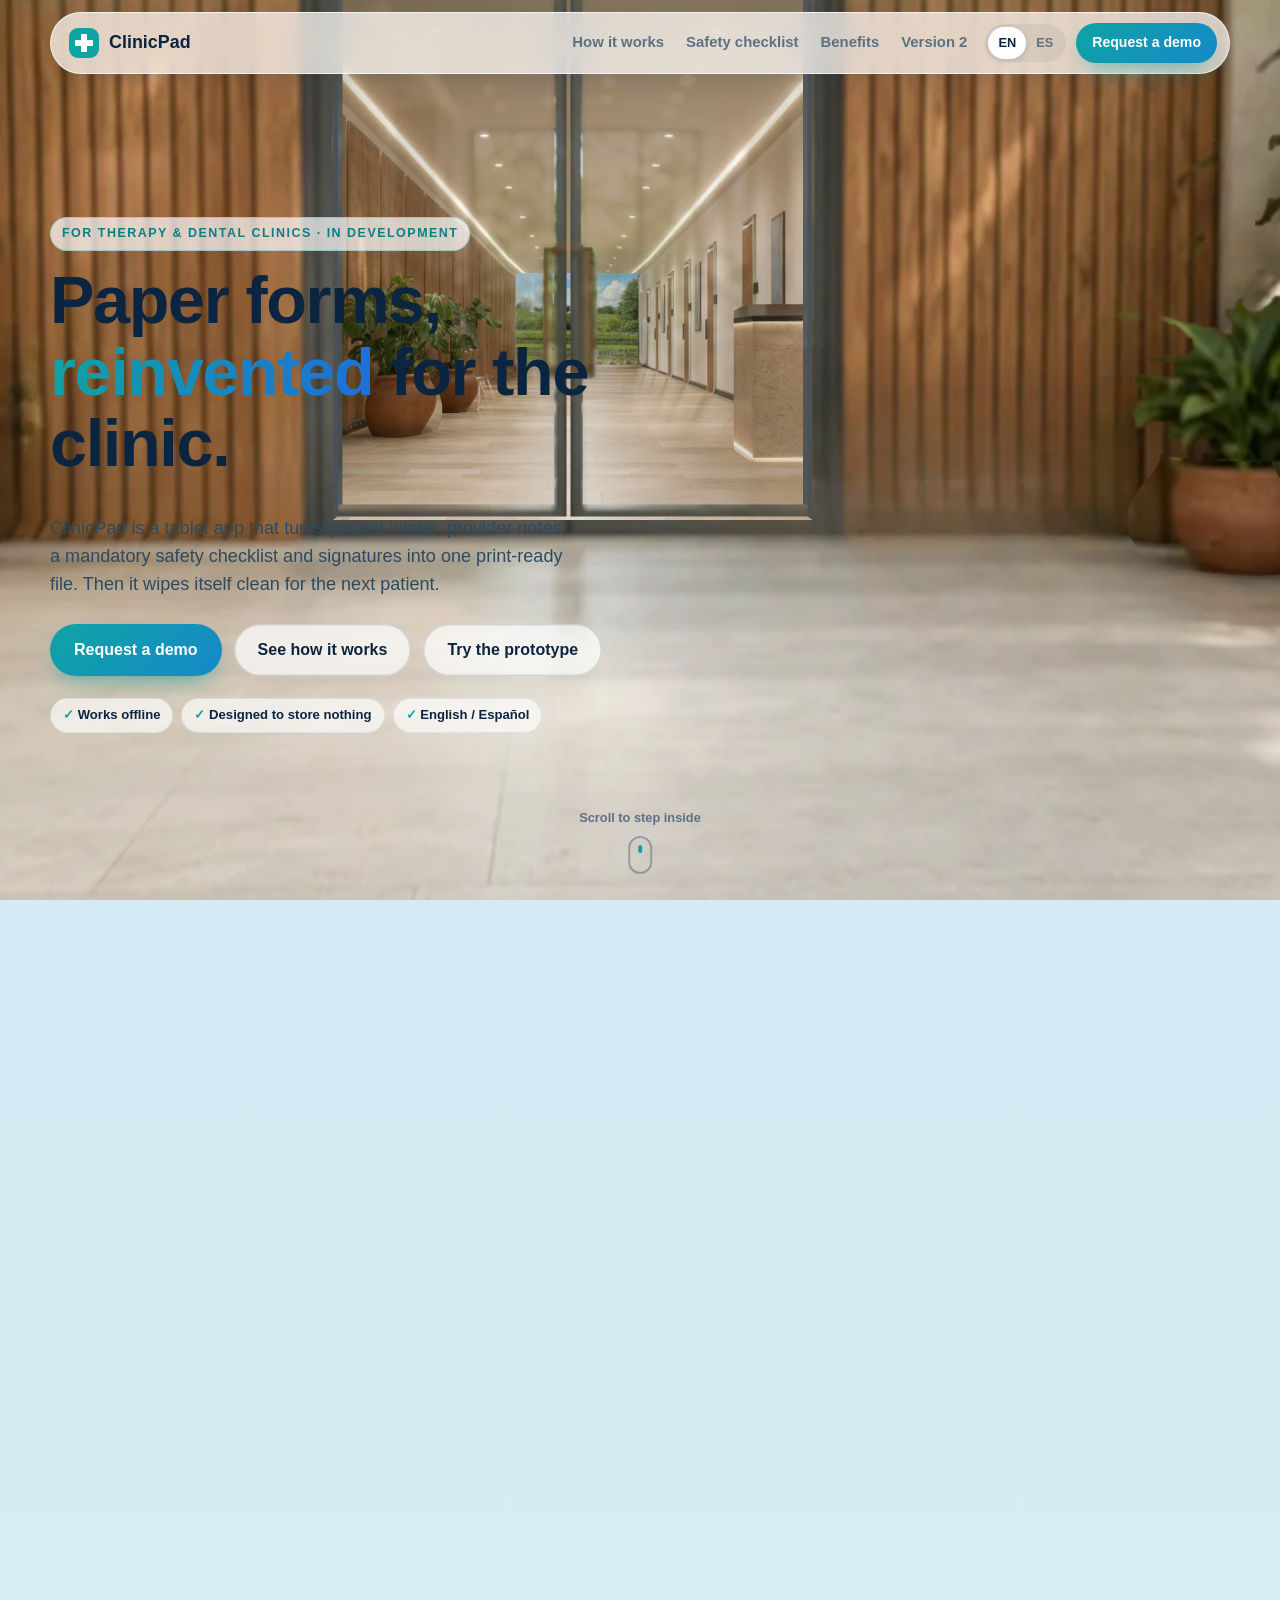
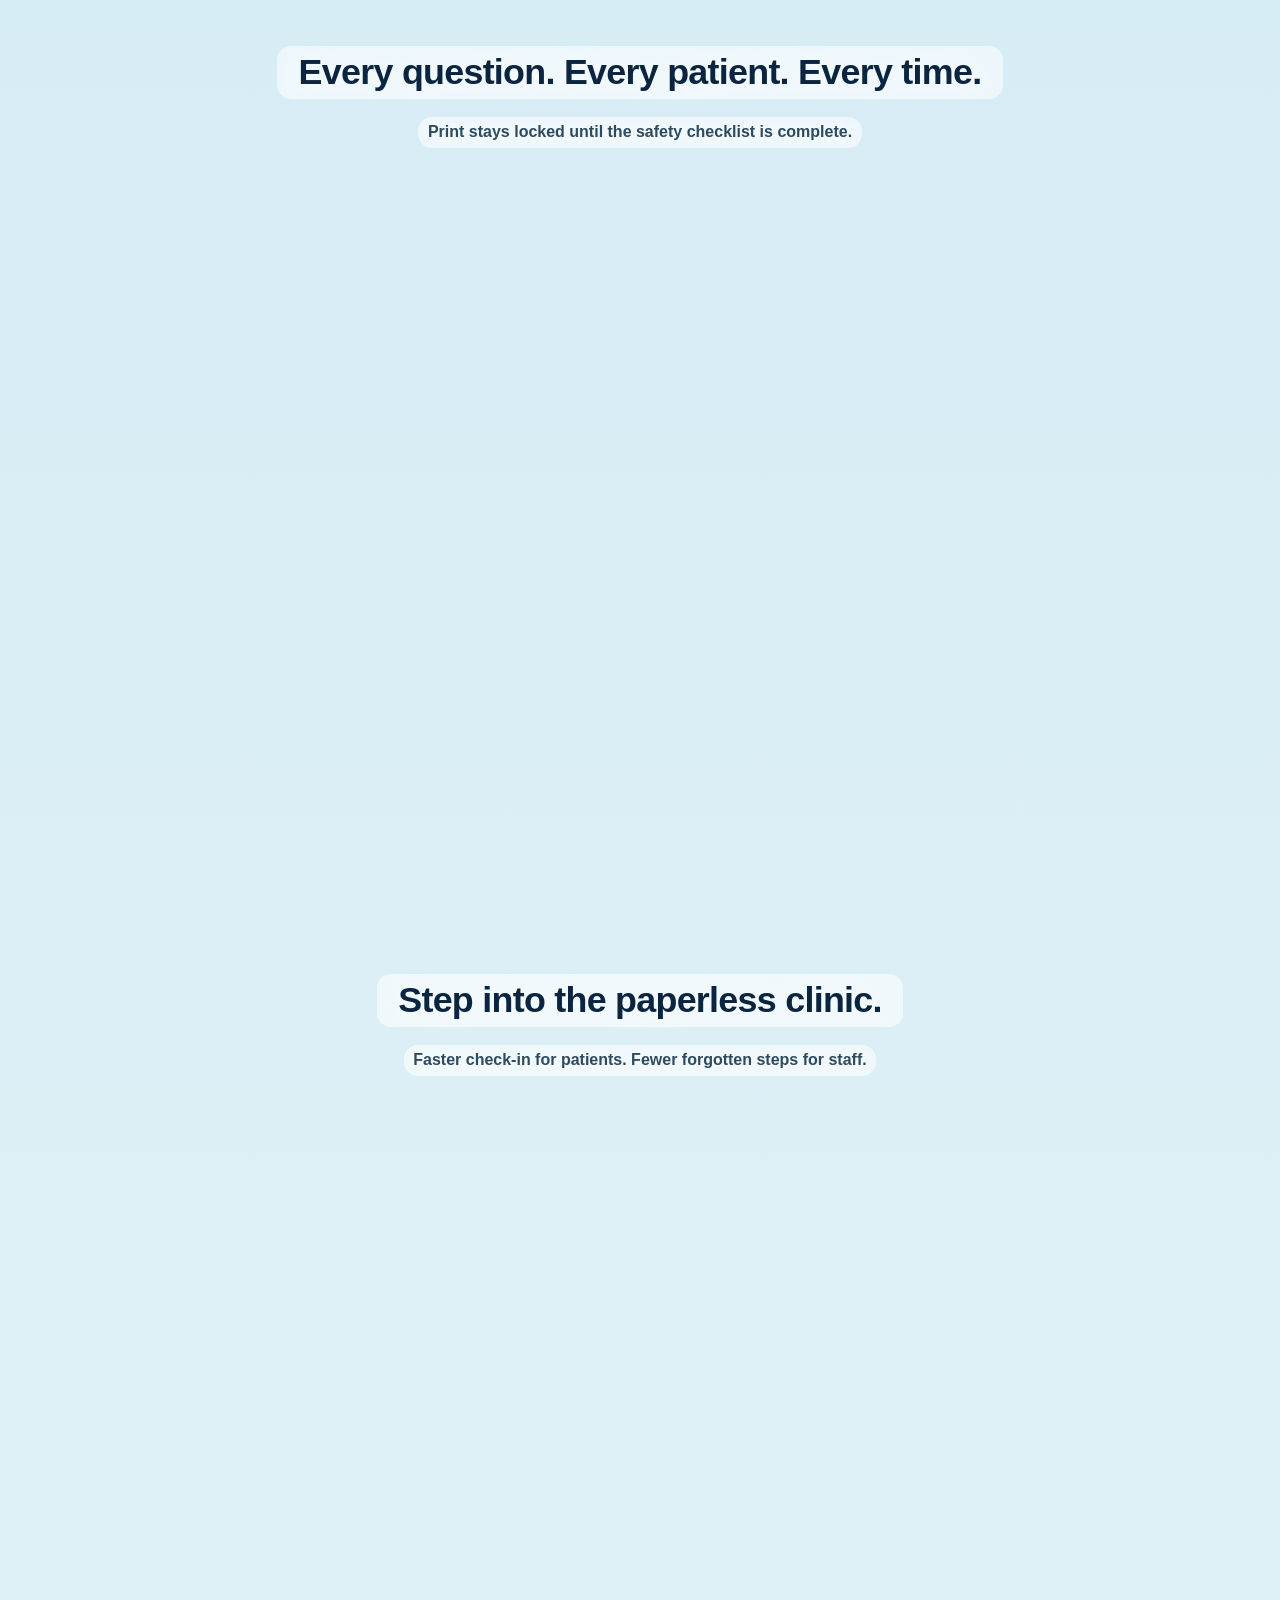
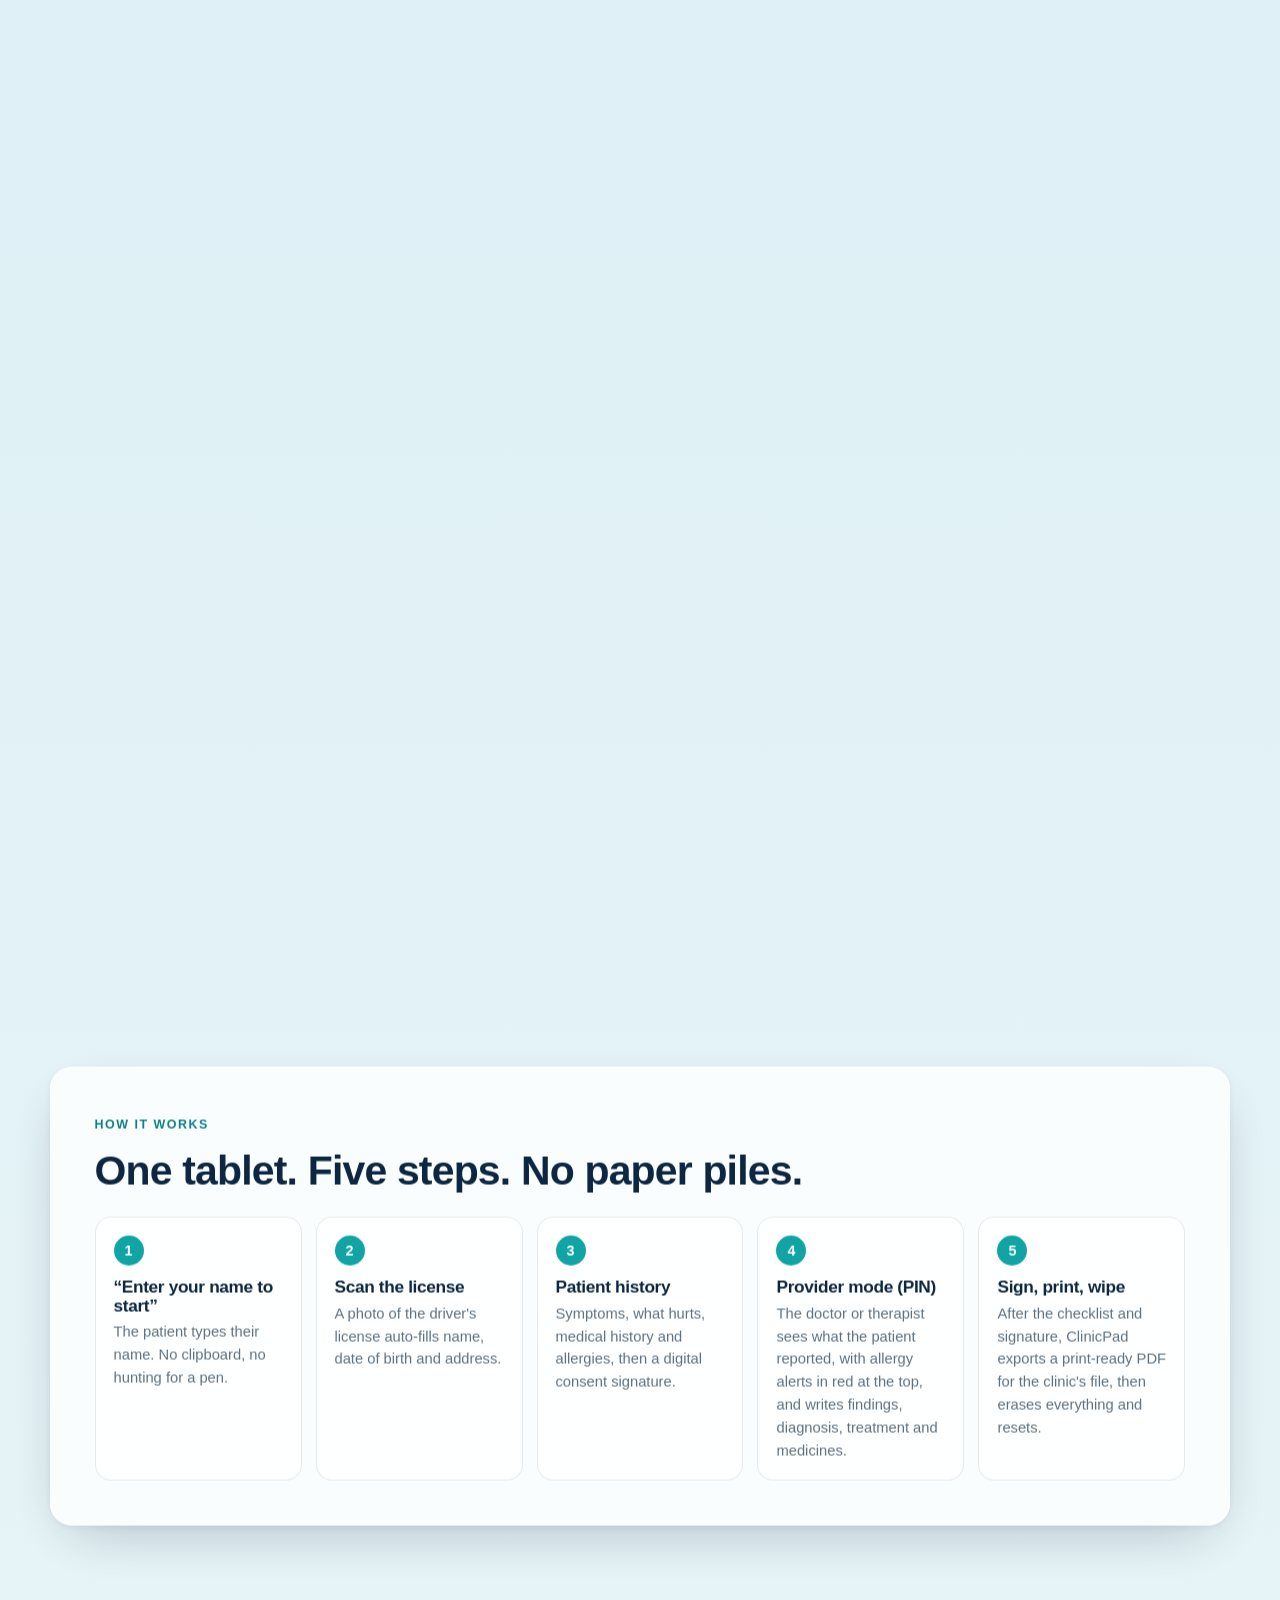
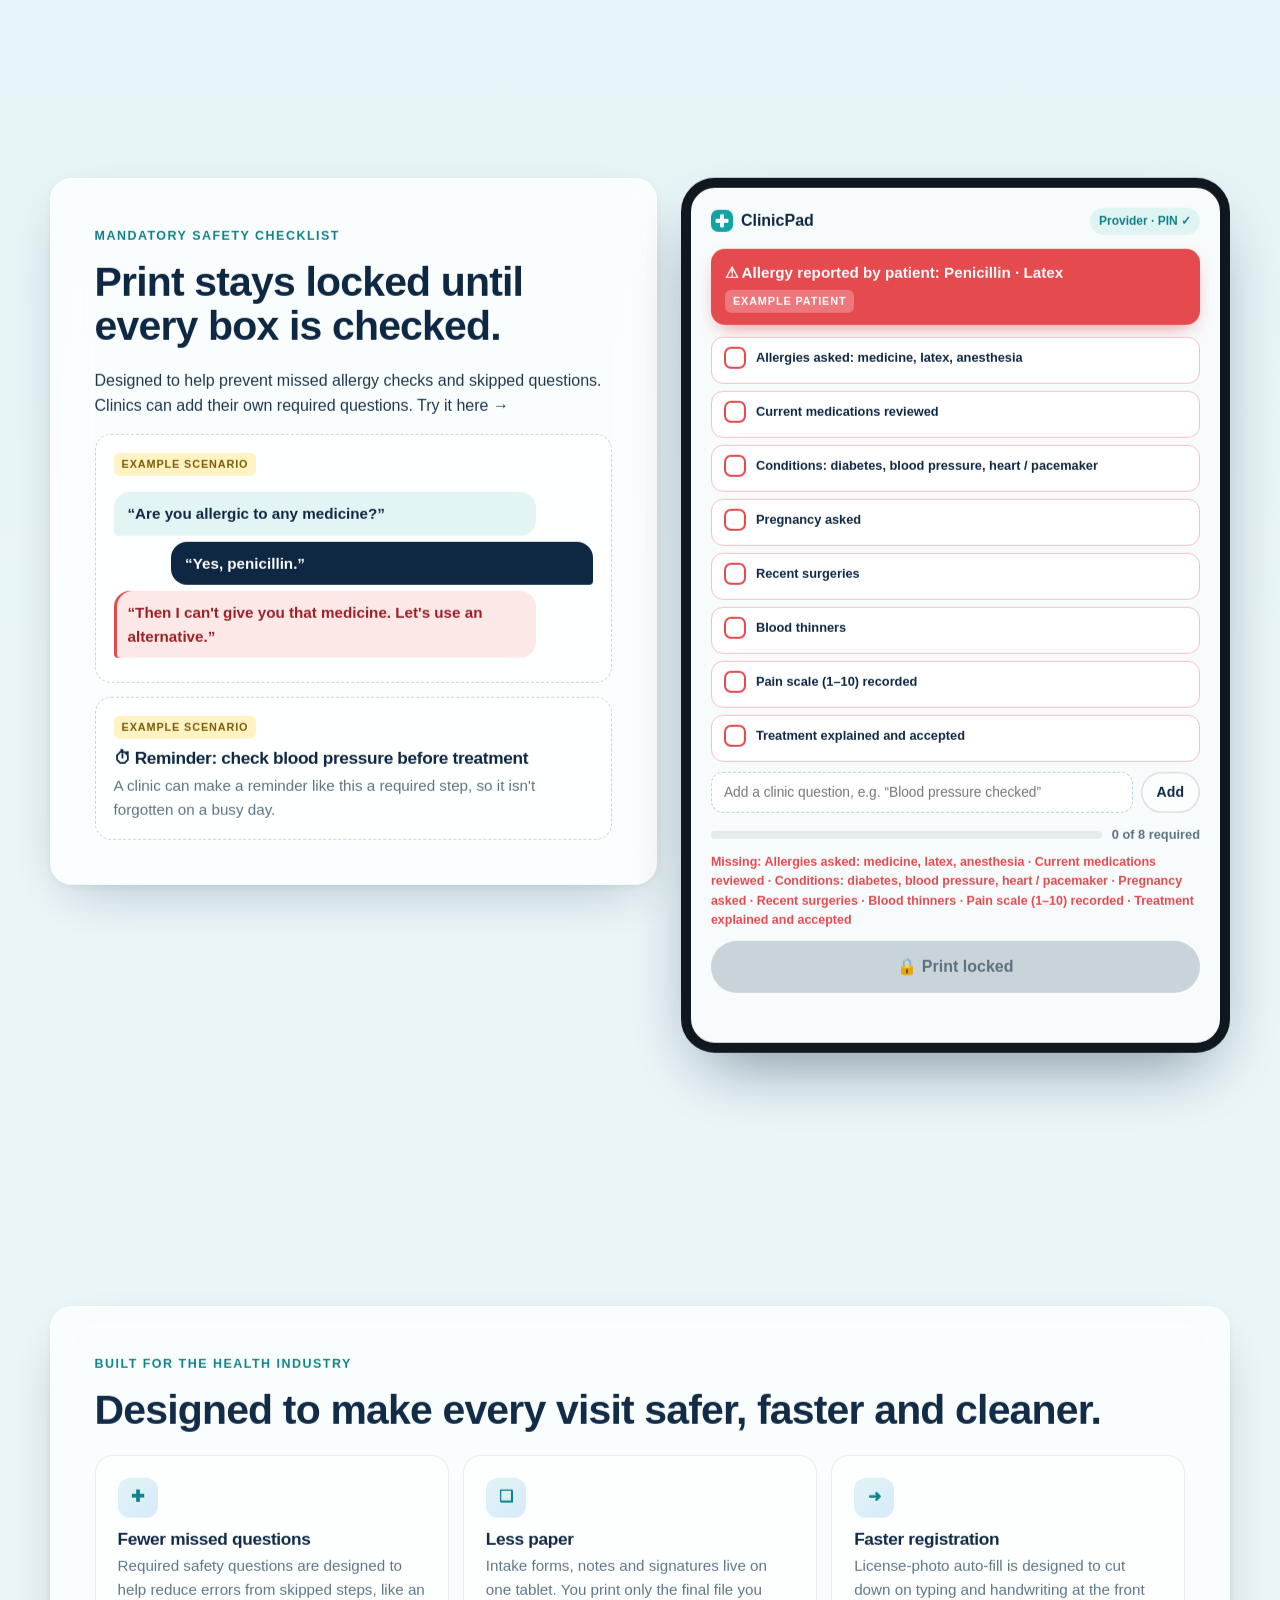
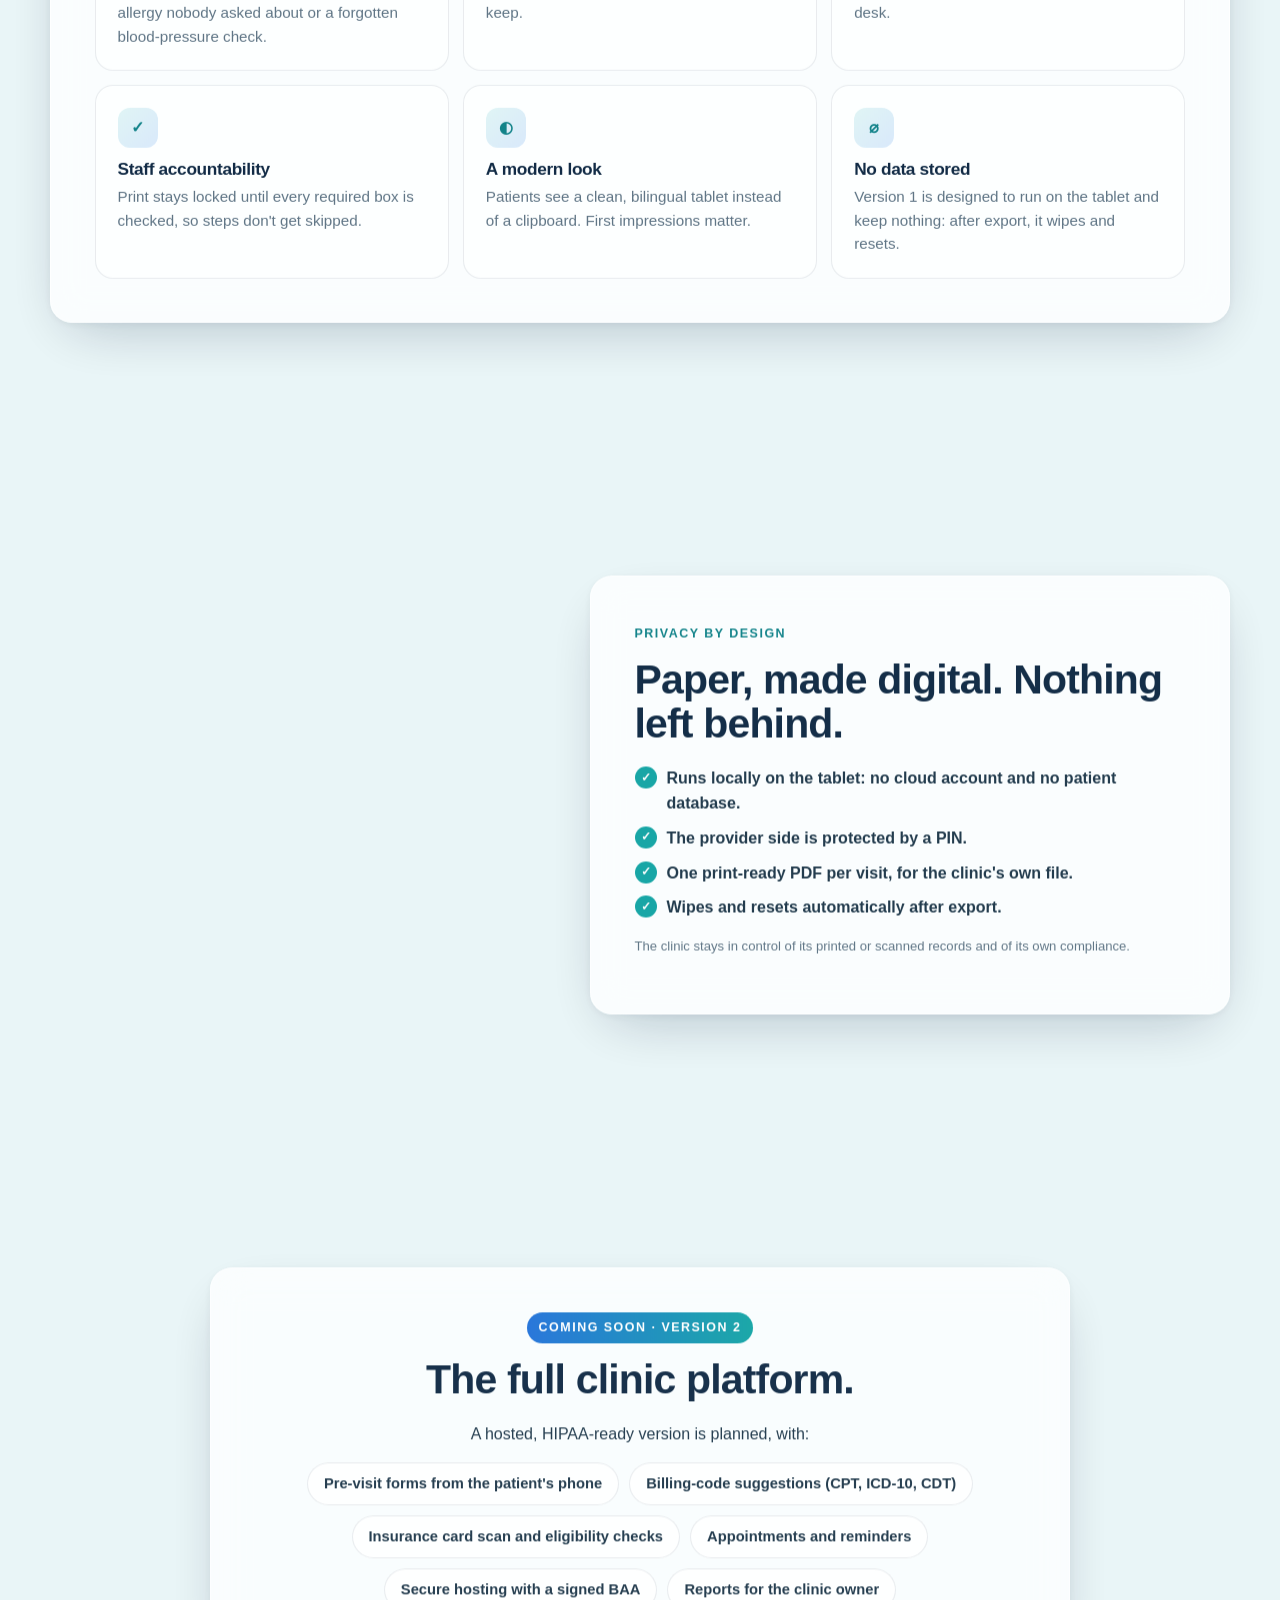
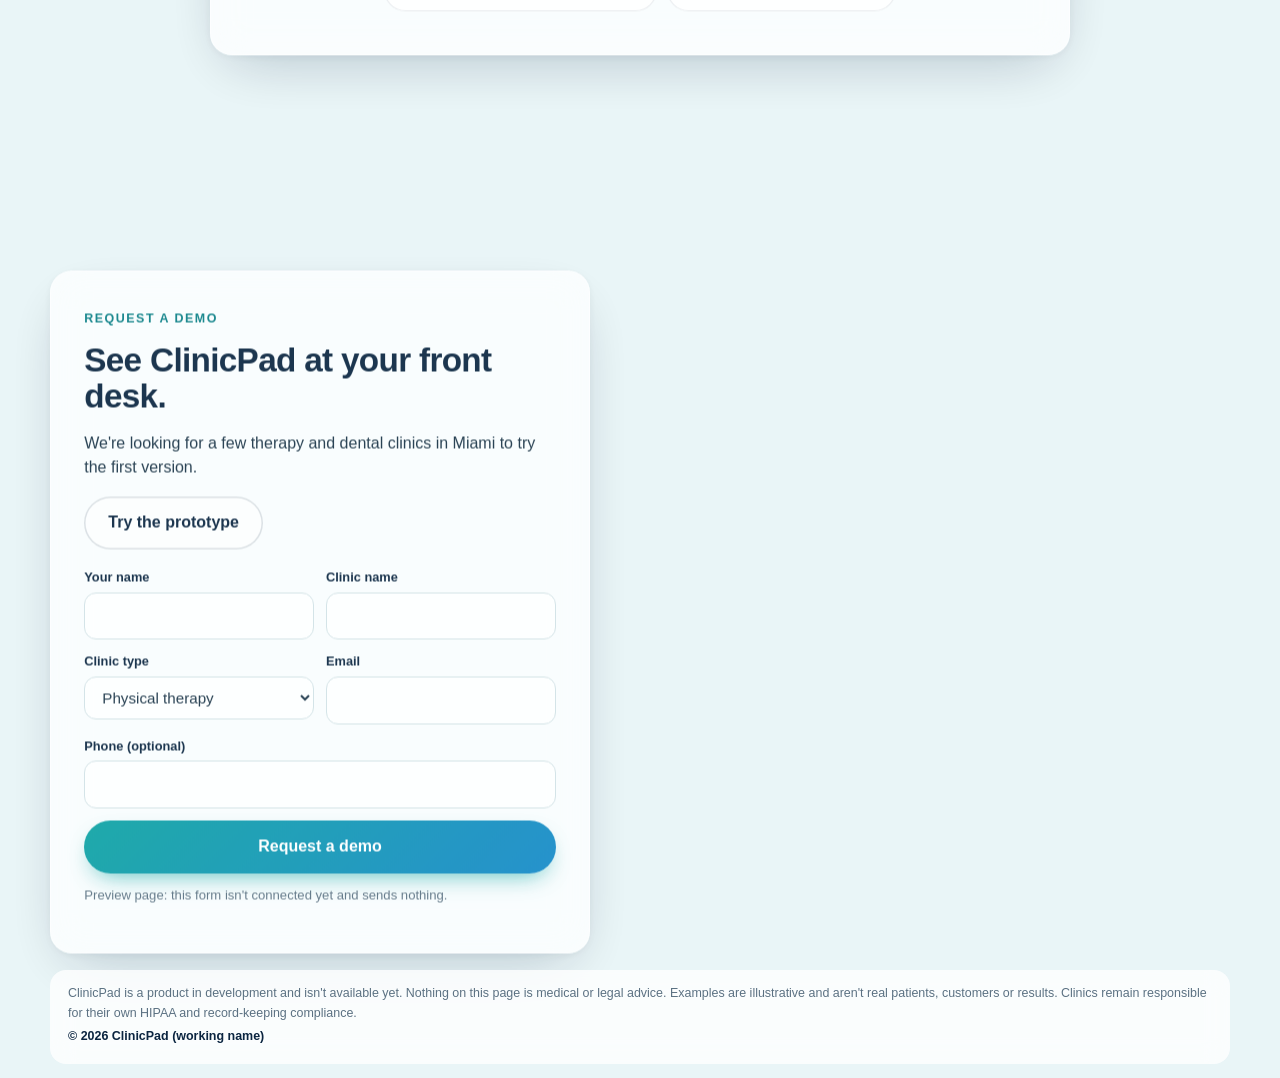
<file: index.html>
<!doctype html>
<html lang="en">
<head>
<meta charset="utf-8" />
<meta name="viewport" content="width=device-width, initial-scale=1, viewport-fit=cover" />
<title>ClinicPad: paper forms, reinvented for the clinic</title>
<meta name="description" content="A tablet app for therapy and dental clinics that replaces paper intake forms, enforces a mandatory safety checklist, prints one file and stores nothing." />
<meta name="theme-color" content="#0fa3a3" />
<link rel="icon" href="data:image/svg+xml,%3Csvg xmlns='http://www.w3.org/2000/svg' viewBox='0 0 64 64'%3E%3Crect width='64' height='64' rx='16' fill='%230fa3a3'/%3E%3Cpath d='M27 14h10v13h13v10H37v13H27V37H14V27h13z' fill='white'/%3E%3C/svg%3E" />
<link rel="stylesheet" href="css/styles.css" />
<script type="importmap">{ "imports": { "three": "./vendor/three.module.min.js" } }</script>
</head>
<body>
<canvas id="gl" aria-hidden="true"></canvas>
<div id="flash" aria-hidden="true"></div>
<div id="css-bg" aria-hidden="true"><div class="css-tablet"><div class="css-screen"></div></div><div class="css-river"></div></div>
<div id="loader"><div class="loader-mark"></div></div>

<header class="nav">
  <a class="logo" href="#hero"><span class="logo-mark"></span><span data-brand></span></a>
  <nav class="links">
    <a href="#how" data-i18n="nav_how"></a>
    <a href="#safety" data-i18n="nav_safety"></a>
    <a href="#benefits" data-i18n="nav_benefits"></a>
    <a href="#v2" data-i18n="nav_v2"></a>
  </nav>
  <div class="nav-right">
    <div class="lang" role="group" aria-label="Language">
      <button data-lang="en" aria-pressed="true">EN</button><button data-lang="es" aria-pressed="false">ES</button>
    </div>
    <a class="btn btn-small" href="#demo" data-i18n="nav_demo"></a>
  </div>
</header>

<main>
  <section id="hero" class="stage">
    <div class="hero-copy">
      <p class="eyebrow" data-i18n="hero_eyebrow"></p>
      <h1 data-i18n="hero_title"></h1>
      <p class="lead" data-i18n="hero_sub"></p>
      <div class="cta-row">
        <a class="btn" href="#demo" data-i18n="hero_cta1"></a>
        <a class="btn btn-ghost" href="#how" data-i18n="hero_cta2"></a>
        <a class="btn btn-ghost" href="./app/" data-i18n="try_app"></a>
      </div>
      <ul class="badges">
        <li data-i18n="badge1"></li><li data-i18n="badge2"></li><li data-i18n="badge3"></li>
      </ul>
    </div>
    <div class="scroll-hint"><span data-i18n="hero_scroll"></span><i></i></div>
  </section>

  <section id="stage-rise" class="stage tall">
    <div class="sticky-cap cap-bottom">
      <h2 data-i18n="stage1_title"></h2>
      <p data-i18n="stage1_sub"></p>
    </div>
  </section>

  <section id="stage-doors" class="stage taller">
    <div class="sticky-cap cap-top">
      <h2 data-i18n="stage2_title"></h2>
      <p data-i18n="stage2_sub"></p>
    </div>
  </section>

  <div id="content">
    <section id="how" class="block">
      <div class="card wide reveal">
        <p class="kicker" data-i18n="how_kicker"></p>
        <h2 data-i18n="how_title"></h2>
        <ol class="steps">
          <li><b>1</b><h3 data-i18n="s1_t"></h3><p data-i18n="s1_d"></p></li>
          <li><b>2</b><h3 data-i18n="s2_t"></h3><p data-i18n="s2_d"></p></li>
          <li><b>3</b><h3 data-i18n="s3_t"></h3><p data-i18n="s3_d"></p></li>
          <li><b>4</b><h3 data-i18n="s4_t"></h3><p data-i18n="s4_d"></p></li>
          <li><b>5</b><h3 data-i18n="s5_t"></h3><p data-i18n="s5_d"></p></li>
        </ol>
      </div>
    </section>

    <section id="safety" class="block split">
      <div class="card reveal">
        <p class="kicker" data-i18n="safety_kicker"></p>
        <h2 data-i18n="safety_title"></h2>
        <p data-i18n="safety_sub"></p>
        <div class="examples">
          <div class="example">
            <span class="tag" data-i18n="ex_label"></span>
            <div class="bubble q" data-i18n="ex1_q"></div>
            <div class="bubble a" data-i18n="ex1_a"></div>
            <div class="bubble q stop" data-i18n="ex1_r"></div>
          </div>
          <div class="example">
            <span class="tag" data-i18n="ex_label"></span>
            <h3 class="bp" data-i18n="ex2_t"></h3>
            <p data-i18n="ex2_d"></p>
          </div>
        </div>
      </div>
      <div class="card device reveal" id="checklist-demo">
        <div class="dev-head"><span class="logo-mark sm"></span><span data-brand></span><span class="pin" data-i18n="dev_mode"></span></div>
        <div class="alert"><strong data-i18n="alert_t"></strong><span class="tag light" data-i18n="alert_tag"></span></div>
        <ul class="checks" id="checks"></ul>
        <form class="add-q" id="add-q">
          <input id="add-q-input" maxlength="80" data-i18n-ph="add_ph" />
          <button type="submit" class="btn btn-small btn-ghost" data-i18n="add_btn"></button>
        </form>
        <div class="progress"><div class="bar"><i id="bar"></i></div><span id="progress-text"></span></div>
        <p class="missing" id="missing"></p>
        <button class="btn print" id="print-btn" disabled></button>
        <p class="done" id="print-done" role="status" aria-live="polite"></p>
      </div>
    </section>

    <section id="benefits" class="block">
      <div class="card wide reveal">
        <p class="kicker" data-i18n="ben_kicker"></p>
        <h2 data-i18n="ben_title"></h2>
        <div class="grid">
          <article><span class="ico">✚</span><h3 data-i18n="b1_t"></h3><p data-i18n="b1_d"></p></article>
          <article><span class="ico">❏</span><h3 data-i18n="b2_t"></h3><p data-i18n="b2_d"></p></article>
          <article><span class="ico">➜</span><h3 data-i18n="b3_t"></h3><p data-i18n="b3_d"></p></article>
          <article><span class="ico">✓</span><h3 data-i18n="b4_t"></h3><p data-i18n="b4_d"></p></article>
          <article><span class="ico">◐</span><h3 data-i18n="b5_t"></h3><p data-i18n="b5_d"></p></article>
          <article><span class="ico">⌀</span><h3 data-i18n="b6_t"></h3><p data-i18n="b6_d"></p></article>
        </div>
      </div>
    </section>

    <section id="privacy" class="block right">
      <div class="card reveal">
        <p class="kicker" data-i18n="pr_kicker"></p>
        <h2 data-i18n="pr_title"></h2>
        <ul class="ticks">
          <li data-i18n="pr1"></li><li data-i18n="pr2"></li><li data-i18n="pr3"></li><li data-i18n="pr4"></li>
        </ul>
        <p class="fine" data-i18n="pr_note"></p>
      </div>
    </section>

    <section id="v2" class="block">
      <div class="card reveal v2">
        <p class="kicker soon" data-i18n="v2_kicker"></p>
        <h2 data-i18n="v2_title"></h2>
        <p data-i18n="v2_sub"></p>
        <ul class="pills">
          <li data-i18n="v2_1"></li><li data-i18n="v2_2"></li><li data-i18n="v2_3"></li>
          <li data-i18n="v2_4"></li><li data-i18n="v2_5"></li><li data-i18n="v2_6"></li>
        </ul>
      </div>
    </section>
  </div>

  <section id="demo" class="block">
    <div class="card form-card reveal">
      <p class="kicker" data-i18n="demo_kicker"></p>
      <h2 data-i18n="demo_title"></h2>
      <p data-i18n="demo_sub"></p>
      <p><a class="btn btn-ghost" href="./app/" data-i18n="try_app"></a></p>
      <form id="demo-form" novalidate>
        <label><span data-i18n="f_name"></span><input name="name" required autocomplete="name" /></label>
        <label><span data-i18n="f_clinic"></span><input name="clinic" required autocomplete="organization" /></label>
        <label><span data-i18n="f_type"></span>
          <select name="type">
            <option value="therapy" data-i18n="opt_therapy"></option>
            <option value="dental" data-i18n="opt_dental"></option>
            <option value="chiro" data-i18n="opt_chiro"></option>
            <option value="other" data-i18n="opt_other"></option>
          </select>
        </label>
        <label><span data-i18n="f_email"></span><input name="email" type="email" required autocomplete="email" /></label>
        <label class="full"><span data-i18n="f_phone"></span><input name="phone" type="tel" autocomplete="tel" /></label>
        <button class="btn full" type="submit" data-i18n="f_submit"></button>
        <p class="fine full" data-i18n="f_note"></p>
      </form>
      <div id="thanks" hidden>
        <div class="thanks-mark">✓</div>
        <h3 id="thanks-title"></h3>
        <p data-i18n="thanks_body"></p>
      </div>
    </div>
    <footer class="foot">
      <p data-i18n="disclaimer"></p>
      <p class="copy" data-i18n="copy"></p>
    </footer>
  </section>
</main>

<script src="vendor/gsap.min.js"></script>
<script src="vendor/ScrollTrigger.min.js"></script>
<script type="module" src="js/main.js"></script>
</body>
</html>
</file>
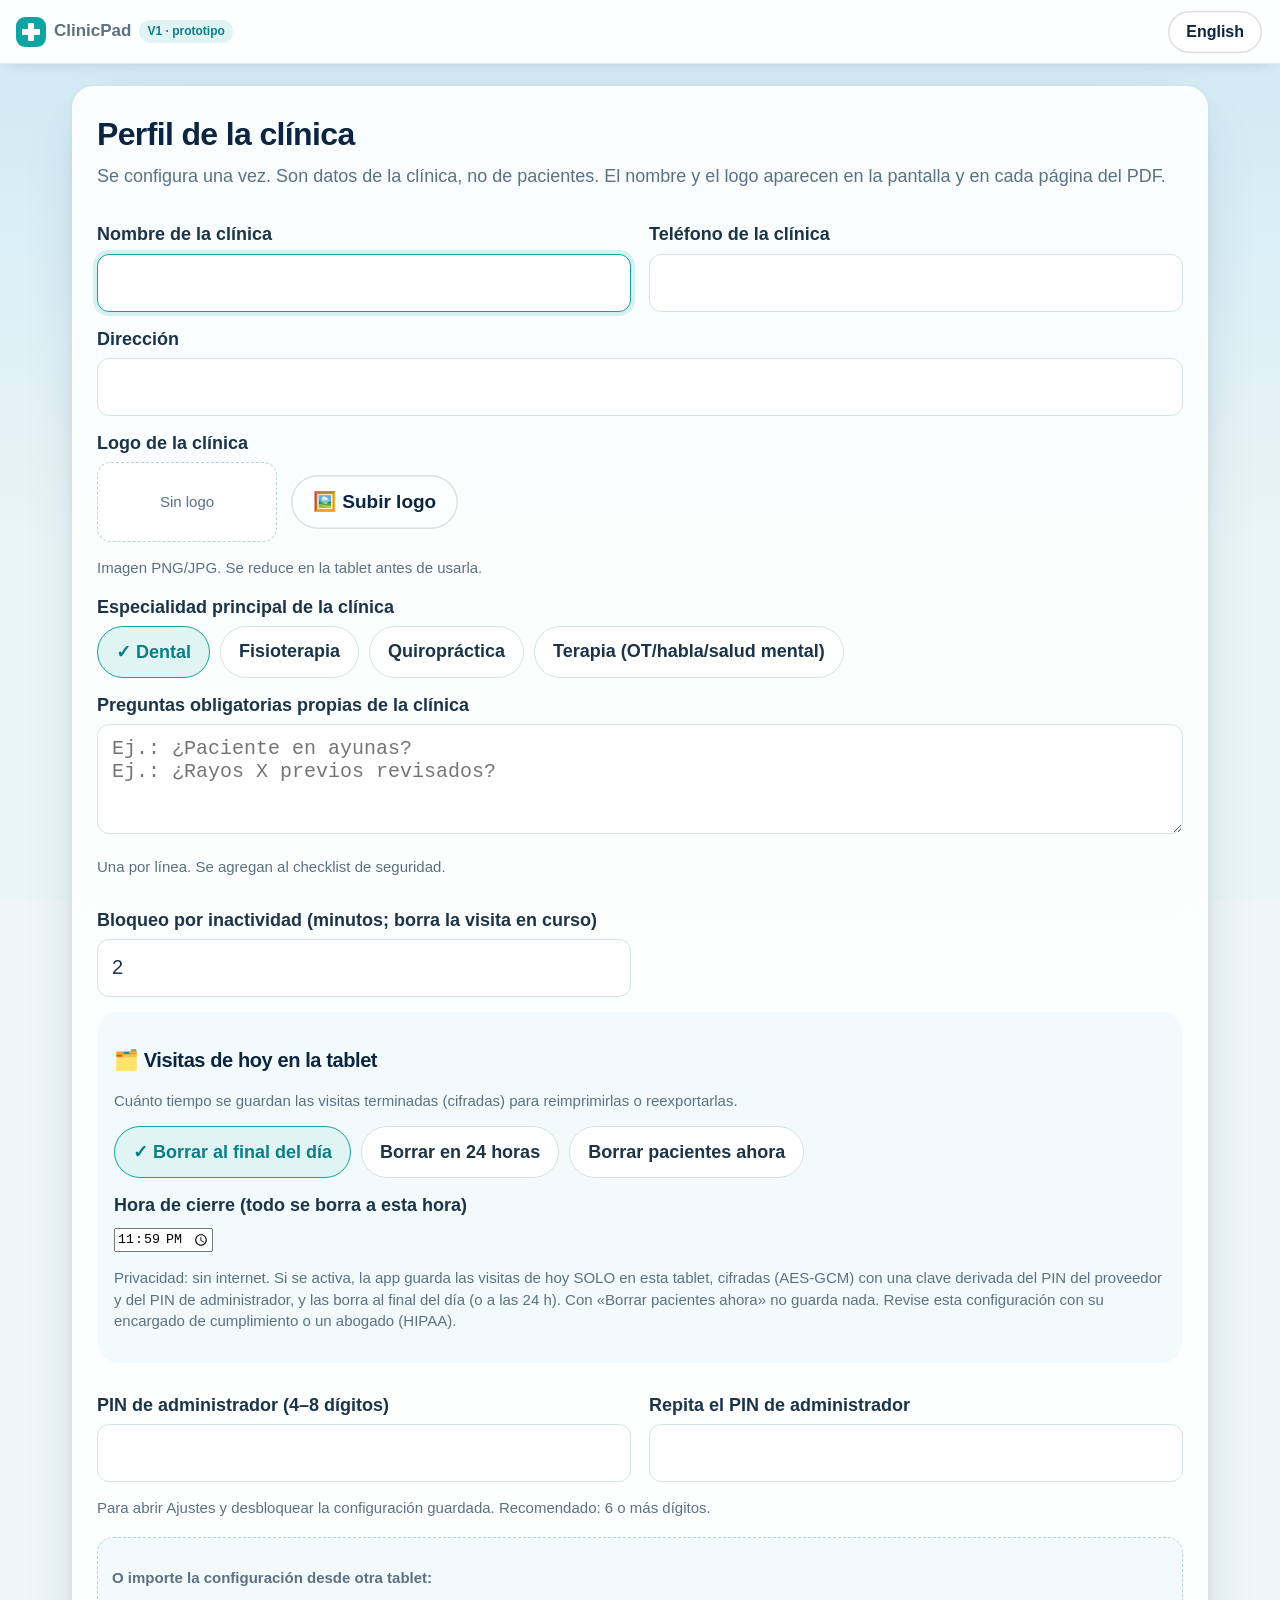
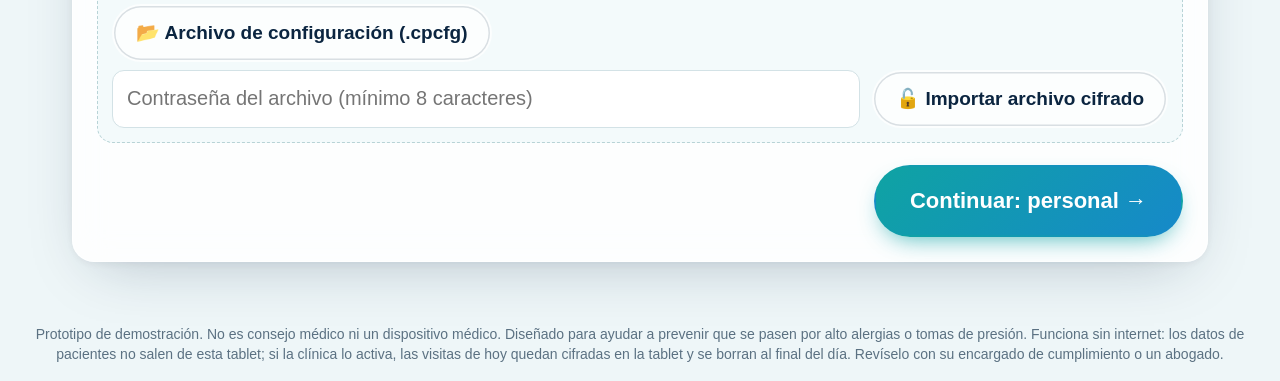
<file: app/index.html>
<!doctype html>
<html lang="es">
<head>
<meta charset="utf-8">
<meta name="viewport" content="width=device-width, initial-scale=1, viewport-fit=cover, user-scalable=no">
<meta name="theme-color" content="#0fa3a3">
<meta name="apple-mobile-web-app-capable" content="yes">
<meta name="robots" content="noindex">
<title>ClinicPad V1 — Prototipo</title>
<link rel="manifest" href="manifest.webmanifest">
<link rel="icon" href="icon.svg" type="image/svg+xml">
<link rel="apple-touch-icon" href="icon.svg">
<link rel="stylesheet" href="styles.css">
</head>
<body>
<header class="topbar">
  <div class="brand"><span class="logo-mark" aria-hidden="true"></span><span data-brand>ClinicPad</span><small class="proto">V1 · prototipo</small></div>
  <div class="clinic-chip" id="clinicChip" hidden></div>
  <div class="top-actions"><button class="btn ghost" id="langBtn" data-action="toggleLang">English</button></div>
</header>
<div id="allergyBanner" class="allergy-banner" hidden></div>
<main id="app" aria-live="polite"></main>
<footer class="disclaimer" id="footer"></footer>
<div id="printView" aria-hidden="true"></div>
<div id="exportPanel" class="overlay export-overlay" hidden></div>
<div id="idle" class="overlay" hidden><div class="modal"><h2 id="idleTitle"></h2><p id="idleText"></p><button class="btn primary xl" data-action="idleKeep" id="idleKeep"></button></div></div>
<div id="toast" class="toast" hidden></div>
<script src="vendor/jspdf.umd.min.js"></script>
<script src="vendor/zxing.min.js"></script>
<script src="brand.js"></script>
<script src="i18n.js"></script>
<script src="app.js"></script>
</body>
</html>
</file>
<file: css/styles.css>
:root{
  --teal:#0fa3a3; --teal-d:#0b7f86; --blue:#1e6fd9; --navy:#0b2540; --ink:#1b3447; --muted:#5b7182;
  --red:#e5484d; --bg:#eef6f8; --card:rgba(255,255,255,.82); --line:rgba(11,37,64,.09);
  --r:22px; --shadow:0 20px 60px -20px rgba(11,37,64,.28), 0 2px 8px rgba(11,37,64,.06);
  font-family: Inter, -apple-system, "Segoe UI", Roboto, Helvetica, Arial, sans-serif;
}
*{box-sizing:border-box}
html{scroll-behavior:smooth;-webkit-text-size-adjust:100%}
body{margin:0;color:var(--ink);background:linear-gradient(#cfe9f4,#e9f5f7 60%);min-height:100vh;overflow-x:hidden;line-height:1.55}
#gl{position:fixed;inset:0;width:100vw;height:100vh;display:block;z-index:0}
#flash{position:fixed;inset:0;z-index:0;pointer-events:none;opacity:0;background:radial-gradient(70% 80% at 50% 48%,#fffdf7 0%,rgba(255,251,240,.92) 45%,rgba(250,244,230,.6) 100%)}
main,header{position:relative;z-index:2}
h1,h2,h3{color:var(--navy);letter-spacing:-.02em;line-height:1.08;margin:0 0 .5em}
h1{font-size:clamp(2.4rem,5.2vw,4.4rem);font-weight:800}
h1 em{font-style:normal;background:linear-gradient(90deg,var(--teal),var(--blue));-webkit-background-clip:text;background-clip:text;color:transparent}
h2{font-size:clamp(1.7rem,3.2vw,2.6rem);font-weight:800}
h3{font-size:1.08rem;font-weight:700;margin-bottom:.35em}
p{margin:0 0 1em}
a{color:inherit}

/* loader */
#loader{position:fixed;inset:0;z-index:50;display:grid;place-items:center;background:#f4fafb;transition:opacity .7s .1s, visibility 0s .8s}
#loader.gone{opacity:0;visibility:hidden}
.loader-mark{width:56px;height:56px;border-radius:16px;background:var(--teal);position:relative;animation:pulse 1s ease-in-out infinite alternate}
.loader-mark:before,.loader-mark:after{content:"";position:absolute;background:#fff;left:50%;top:50%;transform:translate(-50%,-50%)}
.loader-mark:before{width:10px;height:32px}.loader-mark:after{width:32px;height:10px}
@keyframes pulse{to{transform:scale(.88);opacity:.7}}

/* nav */
.nav{position:fixed;top:12px;left:50%;transform:translateX(-50%);width:min(1180px,calc(100% - 24px));display:flex;align-items:center;gap:18px;
  padding:10px 12px 10px 18px;border-radius:999px;background:rgba(255,255,255,.72);backdrop-filter:blur(16px) saturate(1.4);-webkit-backdrop-filter:blur(16px) saturate(1.4);
  box-shadow:0 8px 30px -12px rgba(11,37,64,.25);border:1px solid rgba(255,255,255,.7);z-index:20}
.logo{display:flex;align-items:center;gap:10px;font-weight:800;color:var(--navy);text-decoration:none;font-size:1.12rem}
.logo-mark{width:30px;height:30px;border-radius:9px;background:var(--teal);position:relative;flex:none}
.logo-mark:before,.logo-mark:after{content:"";position:absolute;background:#fff;left:50%;top:50%;transform:translate(-50%,-50%);border-radius:1px}
.logo-mark:before{width:6px;height:18px}.logo-mark:after{width:18px;height:6px}
.logo-mark.sm{width:22px;height:22px;border-radius:7px}.logo-mark.sm:before{width:4px;height:13px}.logo-mark.sm:after{width:13px;height:4px}
.links{display:flex;gap:22px;margin-left:auto}
.links a{text-decoration:none;font-weight:600;font-size:.93rem;color:var(--muted)}
.links a:hover{color:var(--teal-d)}
.nav-right{display:flex;align-items:center;gap:10px}
.lang{display:flex;background:rgba(11,37,64,.06);border-radius:999px;padding:3px}
.lang button{border:0;background:transparent;font:inherit;font-weight:700;font-size:.8rem;padding:6px 10px;border-radius:999px;color:var(--muted);cursor:pointer}
.lang button[aria-pressed="true"]{background:#fff;color:var(--navy);box-shadow:0 2px 6px rgba(11,37,64,.12)}

.btn{display:inline-flex;align-items:center;justify-content:center;gap:8px;padding:14px 24px;border-radius:999px;border:0;cursor:pointer;
  background:linear-gradient(135deg,var(--teal),#1689c9);color:#fff;font:inherit;font-weight:700;text-decoration:none;
  box-shadow:0 10px 24px -10px rgba(15,163,163,.8);transition:transform .2s, box-shadow .2s, opacity .2s}
.btn:hover{transform:translateY(-2px);box-shadow:0 14px 30px -10px rgba(15,163,163,.9)}
.btn-small{padding:9px 16px;font-size:.88rem}
.btn-ghost{background:rgba(255,255,255,.7);color:var(--navy);box-shadow:inset 0 0 0 1.5px rgba(11,37,64,.14)}
.btn:disabled{background:#c9d3da;color:#5c6f7d;box-shadow:none;cursor:not-allowed;transform:none}

/* stages */
.stage{position:relative;min-height:100vh}
.stage.tall{height:170vh}
.stage.taller{height:190vh}
#hero{display:flex;align-items:center;padding:110px max(24px,calc((100vw - 1180px)/2)) 60px}
.hero-copy{max-width:560px}
.eyebrow,.kicker{display:inline-block;font-size:.78rem;font-weight:800;letter-spacing:.12em;text-transform:uppercase;color:var(--teal-d);margin-bottom:14px}
.eyebrow{background:rgba(255,255,255,.7);padding:7px 12px;border-radius:999px;box-shadow:inset 0 0 0 1px rgba(15,163,163,.25)}
.lead{font-size:1.13rem;color:#2e4a5e;max-width:520px}
.cta-row{display:flex;gap:12px;flex-wrap:wrap;margin:26px 0 22px}
.badges{display:flex;flex-wrap:wrap;gap:8px;list-style:none;padding:0;margin:0}
.badges li{font-size:.82rem;font-weight:600;color:var(--navy);background:rgba(255,255,255,.65);padding:6px 12px;border-radius:999px;border:1px solid rgba(11,37,64,.08)}
.badges li:before{content:"✓ ";color:var(--teal)}
.scroll-hint{position:absolute;left:50%;bottom:26px;transform:translateX(-50%);display:flex;flex-direction:column;align-items:center;gap:8px;font-size:.8rem;font-weight:600;color:var(--muted)}
.scroll-hint i{width:24px;height:38px;border:2px solid rgba(11,37,64,.3);border-radius:14px;position:relative}
.scroll-hint i:after{content:"";position:absolute;left:50%;top:7px;width:4px;height:8px;margin-left:-2px;border-radius:2px;background:var(--teal);animation:wheel 1.6s infinite}
@keyframes wheel{0%{opacity:0;transform:translateY(0)}30%{opacity:1}100%{opacity:0;transform:translateY(12px)}}
.sticky-cap{position:sticky;top:0;height:100vh;display:flex;flex-direction:column;justify-content:flex-end;padding:0 24px 4vh;text-align:center;pointer-events:none}
.sticky-cap.cap-top{justify-content:flex-start;padding-top:16vh}
.sticky-cap h2{font-size:clamp(1.5rem,2.8vw,2.3rem);text-shadow:0 2px 24px rgba(255,255,255,.9)}
.sticky-cap p{font-weight:600;color:#2e4a5e;text-shadow:0 1px 14px rgba(255,255,255,1)}
.sticky-cap h2,.sticky-cap p{margin-left:auto;margin-right:auto;max-width:960px;background:rgba(255,255,255,.55);backdrop-filter:blur(6px);-webkit-backdrop-filter:blur(6px);padding:.2em .6em;border-radius:14px}

/* content blocks over the hallway */
.block{position:relative;padding:14vh max(18px,calc((100vw - 1180px)/2))}
.card{background:var(--card);backdrop-filter:blur(18px) saturate(1.3);-webkit-backdrop-filter:blur(18px) saturate(1.3);border:1px solid rgba(255,255,255,.75);
  border-radius:var(--r);box-shadow:var(--shadow);padding:clamp(22px,3.4vw,44px);max-width:640px}
.card.wide{max-width:1180px}
.block.right .card{margin-left:auto}
.steps{list-style:none;padding:0;margin:24px 0 0;display:grid;grid-template-columns:repeat(5,1fr);gap:14px}
.steps li{background:rgba(255,255,255,.75);border:1px solid var(--line);border-radius:16px;padding:18px}
.steps b{display:inline-grid;place-items:center;width:30px;height:30px;border-radius:50%;background:var(--teal);color:#fff;font-size:.9rem;margin-bottom:12px}
.steps p{font-size:.92rem;color:var(--muted);margin:0}
.split{display:grid;grid-template-columns:1.05fr .95fr;gap:24px;align-items:start}
.split .card{max-width:none}
.examples{display:grid;gap:14px;margin-top:8px}
.example{background:rgba(255,255,255,.75);border:1px dashed rgba(11,37,64,.2);border-radius:16px;padding:16px 18px 18px;position:relative}
.example p{margin:0;color:var(--muted);font-size:.95rem}
.tag{display:inline-block;font-size:.68rem;font-weight:800;letter-spacing:.08em;text-transform:uppercase;color:#7a5a00;background:#fff3c4;padding:3px 8px;border-radius:6px;margin-bottom:10px}
.tag.light{background:rgba(255,255,255,.25);color:#fff;margin:6px 0 0;align-self:flex-start}
.bubble{padding:10px 14px;border-radius:16px;margin:6px 0;max-width:88%;font-weight:600;font-size:.95rem}
.bubble.q{background:#e3f4f4;color:var(--navy);border-bottom-left-radius:4px}
.bubble.a{background:var(--navy);color:#fff;margin-left:auto;border-bottom-right-radius:4px}
.bubble.stop{background:#fde8e8;color:#9b1c22;box-shadow:inset 3px 0 0 var(--red)}
.bp:before{content:"⏱ ";}

/* interactive checklist demo */
.device{background:#f7fbfc;border:10px solid #0d141b;border-radius:34px;padding:20px;box-shadow:0 30px 70px -25px rgba(11,37,64,.55)}
.dev-head{display:flex;align-items:center;gap:8px;font-weight:800;color:var(--navy);margin-bottom:14px}
.dev-head .pin{margin-left:auto;font-size:.75rem;font-weight:700;color:var(--teal-d);background:#e1f4f4;padding:4px 9px;border-radius:999px}
.alert{background:var(--red);color:#fff;border-radius:14px;padding:12px 14px;margin-bottom:12px;display:flex;flex-direction:column;box-shadow:0 8px 20px -10px rgba(229,72,77,.9)}
.alert strong{font-size:.95rem}
.checks{list-style:none;padding:0;margin:0 0 10px;display:grid;gap:7px}
.checks label{display:flex;align-items:center;gap:10px;background:#fff;border:1.5px solid #d9eaea;border-radius:12px;padding:9px 12px;cursor:pointer;font-weight:600;font-size:.9rem;color:var(--navy);transition:border-color .2s, background .2s}
.checks li.todo label{border-color:#f5c1c3}
.checks input{position:absolute;opacity:0;pointer-events:none}
.checks .box{width:22px;height:22px;border-radius:7px;border:2px solid var(--red);flex:none;display:grid;place-items:center;transition:all .2s}
.checks input:checked+.box{background:var(--teal);border-color:var(--teal)}
.checks input:checked+.box:after{content:"✓";color:#fff;font-size:14px;font-weight:900}
.checks input:focus-visible+.box{outline:3px solid rgba(15,163,163,.4);outline-offset:2px}
.checks .cust{margin-left:auto;font-style:normal;font-size:.7rem;font-weight:800;color:var(--teal-d);background:#e1f4f4;border-radius:6px;padding:2px 6px}
.add-q{display:flex;gap:8px;margin-bottom:12px}
.add-q input{flex:1;min-width:0;border:1.5px dashed #b8d3d6;border-radius:12px;padding:9px 12px;font:inherit;font-size:.86rem;background:#fff}
.progress{display:flex;align-items:center;gap:10px;font-size:.8rem;font-weight:700;color:var(--muted)}
.bar{flex:1;height:8px;background:#e3ebee;border-radius:9px;overflow:hidden}
.bar i{display:block;height:100%;width:0;background:linear-gradient(90deg,var(--teal),#1689c9);transition:width .35s}
.missing{font-size:.78rem;color:var(--red);min-height:1.2em;margin:8px 0 10px;font-weight:600}
.print{width:100%}
.done{font-weight:700;color:var(--teal-d);margin:10px 0 0;min-height:1.4em;font-size:.9rem}
.device.printed{animation:wipe 1.4s ease}
@keyframes wipe{40%{filter:brightness(1.15);transform:scale(.985)}100%{filter:none;transform:none}}

/* benefits */
.grid{display:grid;grid-template-columns:repeat(3,1fr);gap:14px;margin-top:22px}
.grid article{background:rgba(255,255,255,.75);border:1px solid var(--line);border-radius:18px;padding:22px}
.grid p{color:var(--muted);font-size:.95rem;margin:0}
.ico{display:inline-grid;place-items:center;width:40px;height:40px;border-radius:12px;background:linear-gradient(135deg,#dff5f5,#d8e9fb);color:var(--teal-d);font-weight:900;margin-bottom:12px}
.ticks{list-style:none;padding:0;margin:8px 0 16px;display:grid;gap:10px}
.ticks li{padding-left:32px;position:relative;font-weight:600}
.ticks li:before{content:"✓";position:absolute;left:0;top:0;width:22px;height:22px;border-radius:50%;background:var(--teal);color:#fff;display:grid;place-items:center;font-size:.75rem}
.fine{font-size:.82rem;color:var(--muted)}
.fine.err{color:var(--red);font-weight:600}
.v2{margin:0 auto;max-width:860px;text-align:center}
.kicker.soon{background:linear-gradient(90deg,#1e6fd9,#0fa3a3);color:#fff;padding:6px 12px;border-radius:999px}
.pills{list-style:none;padding:0;margin:14px 0 0;display:flex;flex-wrap:wrap;gap:10px;justify-content:center}
.pills li{background:#fff;border:1px solid var(--line);border-radius:999px;padding:9px 16px;font-weight:600;font-size:.92rem}

/* demo + river */
#demo{min-height:100vh;padding-top:88px;padding-bottom:14px;display:flex;flex-direction:column;justify-content:space-between;gap:16px}
.form-card{max-width:540px;padding:clamp(20px,2.6vw,34px)}
.form-card h2{font-size:clamp(1.5rem,2.6vw,2.1rem)}
form#demo-form{display:grid;grid-template-columns:1fr 1fr;gap:12px;margin-top:18px}
form#demo-form .full{grid-column:1/-1}
label span{display:block;font-size:.8rem;font-weight:700;color:var(--navy);margin-bottom:5px}
input,select{width:100%;font:inherit;font-size:.95rem;border:1.5px solid #d3e2e6;border-radius:12px;padding:11px 13px;background:#fff;color:var(--ink);transition:border-color .2s, box-shadow .2s}
input:focus,select:focus{outline:none;border-color:var(--teal);box-shadow:0 0 0 4px rgba(15,163,163,.15)}
input.bad{border-color:var(--red)}
#thanks{text-align:center;padding:30px 0 10px}
.thanks-mark{width:64px;height:64px;border-radius:50%;margin:0 auto 14px;background:linear-gradient(135deg,var(--teal),#1689c9);color:#fff;display:grid;place-items:center;font-size:30px;font-weight:900;animation:pop .5s cubic-bezier(.2,1.6,.4,1)}
@keyframes pop{from{transform:scale(0)}}
.foot{background:rgba(255,255,255,.78);backdrop-filter:blur(12px);-webkit-backdrop-filter:blur(12px);border-radius:16px;padding:14px 18px;font-size:.78rem;color:var(--muted);max-width:1180px}
.foot p{margin:0 0 4px}.foot .copy{font-weight:700;color:var(--navy)}

/* no-WebGL / low-power fallback */
#css-bg{display:none}
.no3d #gl{display:none}
.no3d #css-bg{display:block;position:fixed;inset:0;z-index:0;background:linear-gradient(#cfe9f4,#eaf6f8 55%,#dff0ee)}
.no3d .css-tablet{position:absolute;right:8vw;top:22vh;width:min(30vw,280px);aspect-ratio:1.7/2.4;border-radius:26px;background:#0b0f14;border:6px solid #d7dce1;transform:perspective(900px) rotateX(38deg) rotateZ(-10deg);box-shadow:0 40px 60px -30px rgba(11,37,64,.6);animation:float 5s ease-in-out infinite}
.no3d .css-screen{position:absolute;inset:10px;border-radius:16px;background:linear-gradient(#fff,#e7f6f6)}
.no3d .css-screen:before{content:"Enter your name to start";position:absolute;left:10%;right:10%;top:30%;font:700 14px/1.2 sans-serif;color:var(--navy)}
.no3d .css-screen:after{content:"";position:absolute;left:10%;right:10%;top:45%;height:14%;border:2px solid var(--teal);border-radius:10px;background:#fff}
.no3d .css-river{position:absolute;left:0;right:0;bottom:0;height:26vh;opacity:0;transition:opacity .6s;
  background:repeating-linear-gradient(100deg,rgba(255,255,255,.22) 0 2px,transparent 2px 60px),linear-gradient(#37b3b8,#0f6d86);background-size:240px 100%,100% 100%;animation:flow 3s linear infinite}
.no3d.at-river .css-river{opacity:1}
.no3d.at-river .css-tablet{opacity:0}
@keyframes flow{to{background-position:240px 0,0 0}}
@keyframes float{50%{transform:perspective(900px) rotateX(34deg) rotateZ(-8deg) translateY(-10px)}}
.no3d .stage.tall,.no3d .stage.taller{height:auto;min-height:70vh}

@media (max-width: 980px){
  .links{display:none}
  .steps{grid-template-columns:1fr 1fr}
  .grid{grid-template-columns:1fr 1fr}
  .split{grid-template-columns:1fr}
}
@media (max-width: 640px){
  .nav{top:8px;padding:8px 8px 8px 14px;gap:8px}
  .nav .btn-small{display:none}
  #hero{align-items:flex-start;padding-top:84px}
  .hero-copy{background:rgba(255,255,255,.62);backdrop-filter:blur(10px);-webkit-backdrop-filter:blur(10px);border-radius:20px;padding:16px 16px 18px}
  .hero-copy h1{font-size:2.2rem}
  .badges{display:none}
  .cta-row{margin:16px 0 0}
  .cta-row .btn{padding:12px 18px}
  .scroll-hint{display:none}
  .lead{font-size:1rem}
  .steps,.grid{grid-template-columns:1fr}
  form#demo-form{grid-template-columns:1fr}
  .no3d .css-tablet{right:50%;transform:translateX(50%) perspective(900px) rotateX(38deg);top:auto;bottom:6vh;width:46vw}
  .sticky-cap{padding-bottom:6vh}
}
@media (prefers-reduced-motion: reduce){ html{scroll-behavior:auto} *{animation-duration:.01ms!important} }
</file>
<file: app/styles.css>
:root{--teal:#0f766e;--teal2:#14b8a6;--ink:#0f172a;--mut:#64748b;--bg:#f1f5f9;--card:#fff;--line:#e2e8f0;--red:#dc2626;--redbg:#fef2f2;--green:#16a34a;--amber:#b45309;--r:16px;--tap:58px}
*{box-sizing:border-box;-webkit-tap-highlight-color:transparent}
html,body{margin:0;background:var(--bg);color:var(--ink);font:18px/1.45 -apple-system,BlinkMacSystemFont,"Segoe UI",Roboto,"Helvetica Neue",Arial,sans-serif}
body{min-height:100vh;display:flex;flex-direction:column}
.topbar{position:sticky;top:0;z-index:20;display:flex;align-items:center;justify-content:space-between;padding:10px 20px;background:#fff;border-bottom:1px solid var(--line)}
.brand{display:flex;align-items:center;gap:10px;font-weight:800;font-size:22px;color:var(--teal)}
.proto{font-weight:600;font-size:13px;color:var(--mut);background:var(--bg);padding:3px 8px;border-radius:99px}
main{flex:1;width:100%;max-width:1040px;margin:0 auto;padding:22px 22px 30px}
.card{background:var(--card);border:1px solid var(--line);border-radius:var(--r);padding:24px;margin-bottom:18px;box-shadow:0 1px 2px rgba(15,23,42,.04)}
h1{font-size:32px;margin:0 0 6px}h2{font-size:24px;margin:0 0 12px}h3{font-size:20px;margin:18px 0 10px}
p.lead{color:var(--mut);margin:0 0 18px}
label.f{display:block;font-weight:600;margin:14px 0 6px}
input[type=text],input[type=tel],input[type=password],input[type=number],input[type=date],select,textarea{width:100%;min-height:var(--tap);font-size:20px;padding:12px 14px;border:2px solid var(--line);border-radius:12px;background:#fff;color:var(--ink)}
textarea{min-height:110px;resize:vertical}
input:focus,select:focus,textarea:focus{outline:none;border-color:var(--teal2);box-shadow:0 0 0 4px rgba(20,184,166,.18)}
.grid2{display:grid;grid-template-columns:1fr 1fr;gap:0 18px}.grid3{display:grid;grid-template-columns:repeat(3,1fr);gap:0 14px}
@media (max-width:700px){.grid2,.grid3{grid-template-columns:1fr}}
.btn{min-height:var(--tap);min-width:var(--tap);padding:12px 22px;font-size:19px;font-weight:700;border-radius:14px;border:2px solid transparent;cursor:pointer;background:#e2e8f0;color:var(--ink);touch-action:manipulation}
.btn.primary{background:var(--teal);color:#fff}.btn.primary:active{background:#115e59}
.btn.ghost{background:transparent;border-color:var(--line)}
.btn.danger{background:#fff;color:var(--red);border-color:#fecaca}
.btn.xl{min-height:72px;font-size:22px;padding:16px 34px}
.btn:disabled{background:#cbd5e1;color:#64748b;cursor:not-allowed}
.btn .lock{margin-right:8px}
.row{display:flex;gap:12px;flex-wrap:wrap;align-items:center}.row.end{justify-content:flex-end}.row.between{justify-content:space-between}
.nav{display:flex;justify-content:space-between;gap:12px;margin-top:22px}
.chips{display:flex;flex-wrap:wrap;gap:10px}
.chip{min-height:52px;padding:10px 18px;border-radius:99px;border:2px solid var(--line);background:#fff;font-size:18px;font-weight:600;cursor:pointer;color:var(--ink)}
.chip.on{background:#ccfbf1;border-color:var(--teal);color:#134e4a}
.chip.on::before{content:"✓ "}
.chip.danger.on{background:var(--redbg);border-color:var(--red);color:#7f1d1d}
.yn{display:flex;gap:8px}.yn .chip{min-width:96px;text-align:center}
.qrow{display:flex;justify-content:space-between;align-items:center;gap:14px;padding:12px 0;border-bottom:1px solid var(--line)}
.qrow:last-child{border-bottom:0}.qrow .q{font-weight:600}
.progress{display:flex;gap:6px;margin-bottom:16px}.progress i{flex:1;height:8px;border-radius:9px;background:#cbd5e1}.progress i.on{background:var(--teal2)}
.pain{display:grid;grid-template-columns:repeat(11,1fr);gap:6px}
.pain button{min-height:62px;font-size:22px;font-weight:800;border-radius:12px;border:2px solid var(--line);background:#fff;cursor:pointer}
.pain button.on{color:#fff;border-color:transparent}
.painlbl{display:flex;justify-content:space-between;color:var(--mut);font-size:15px;margin-top:4px}
.bodywrap{display:flex;gap:26px;justify-content:center;flex-wrap:wrap}
.bodyfig{text-align:center}.bodyfig svg{width:250px;height:auto;touch-action:manipulation}
.bodyfig .lbl{font-weight:700;color:var(--mut)}
svg .rg{fill:#e2e8f0;stroke:#94a3b8;stroke-width:1.5;cursor:pointer;transition:fill .15s}
svg .rg.on{fill:#f87171;stroke:#b91c1c}
svg .static{fill:#f1f5f9;stroke:#cbd5e1;stroke-width:1.5}
.sigwrap{border:2px dashed #94a3b8;border-radius:14px;background:#fff;position:relative;touch-action:none}
.sigwrap canvas{display:block;width:100%;height:200px;touch-action:none}
.sigwrap .sigx{position:absolute;left:22px;right:22px;bottom:40px;border-bottom:2px solid #cbd5e1;pointer-events:none}
.allergy-banner{position:sticky;top:61px;z-index:15;background:var(--red);color:#fff;font-weight:800;font-size:22px;padding:14px 22px;display:flex;gap:12px;align-items:center;box-shadow:0 4px 12px rgba(220,38,38,.35)}
.allergy-banner.ok{background:#15803d;box-shadow:none}.allergy-banner.warn{background:var(--amber)}
.allergy-banner .ico{font-size:28px}
.summary dl{display:grid;grid-template-columns:200px 1fr;gap:6px 14px;margin:0}.summary dt{color:var(--mut);font-weight:600}.summary dd{margin:0}
.flag{color:var(--red);font-weight:800}
.check{display:flex;align-items:center;gap:14px;min-height:64px;padding:10px 14px;border:2px solid var(--line);border-radius:14px;margin-bottom:10px;cursor:pointer;background:#fff}
.check input{width:34px;height:34px;accent-color:var(--teal);flex:0 0 auto}
.check.done{border-color:#99f6e4;background:#f0fdfa}
.check .hint{display:block;font-size:15px;color:var(--mut);font-weight:500}
.check .hint.flag{color:var(--red);font-weight:700}
.lockbar{display:flex;align-items:center;gap:12px;padding:14px 18px;border-radius:14px;font-weight:800;font-size:19px;margin:12px 0}
.lockbar.locked{background:#fff7ed;color:#9a3412;border:2px solid #fed7aa}
.lockbar.open{background:#f0fdf4;color:#166534;border:2px solid #bbf7d0}
.tabs{display:flex;gap:8px;flex-wrap:wrap;margin:6px 0 4px}
.tabs .chip{min-height:44px;font-size:16px}
.pinpad{display:grid;grid-template-columns:repeat(3,96px);gap:14px;justify-content:center;margin:18px 0}
.pinpad button{height:84px;font-size:30px;font-weight:800;border-radius:18px;border:2px solid var(--line);background:#fff;cursor:pointer}
.pindots{display:flex;gap:14px;justify-content:center;margin:10px 0}.pindots i{width:20px;height:20px;border-radius:50%;border:2px solid var(--teal);}.pindots i.on{background:var(--teal)}
.center{text-align:center}
.hero{text-align:center;padding:40px 24px}
.hero .big{font-size:40px;font-weight:800;margin:10px 0 20px}
.hero input{max-width:560px;margin:0 auto 22px;display:block;text-align:center;font-size:26px;min-height:72px}
.msg{padding:12px 16px;border-radius:12px;margin:12px 0;font-weight:600}.msg.ok{background:#f0fdf4;color:#166534}.msg.err{background:var(--redbg);color:#991b1b}.msg.info{background:#eff6ff;color:#1e40af}
.licprev{max-width:100%;max-height:200px;border-radius:12px;margin-top:10px}
.disclaimer{font-size:14px;color:var(--mut);text-align:center;padding:14px 20px 18px;border-top:1px solid var(--line);background:#fff}
.overlay{position:fixed;inset:0;background:rgba(15,23,42,.6);z-index:50;display:flex;align-items:center;justify-content:center}
.overlay[hidden]{display:none}
.modal{background:#fff;border-radius:22px;padding:34px;max-width:520px;text-align:center}
.toast{position:fixed;bottom:80px;left:50%;transform:translateX(-50%);background:var(--ink);color:#fff;padding:14px 22px;border-radius:12px;z-index:60;font-weight:600}
.small{font-size:15px;color:var(--mut)}
.kv{display:flex;gap:8px;flex-wrap:wrap}.tag{background:#f1f5f9;border-radius:8px;padding:4px 10px;font-size:16px}
.tag.red{background:var(--redbg);color:#991b1b;font-weight:700}
.filebtn{position:relative;overflow:hidden;display:inline-flex;align-items:center}
.filebtn input{position:absolute;inset:0;opacity:0;cursor:pointer;font-size:0}
/* desktop / front-desk mode */
:focus-visible{outline:3px solid #2563eb;outline-offset:2px}
body[data-device=desktop] main{max-width:1180px}
body.reception .hero .big{font-size:34px}
body.reception .rec{background:#eff6ff;color:#1e40af;padding:8px 12px;border-radius:10px;display:inline-block}
@media (hover:hover) and (pointer:fine){.chip:hover{border-color:var(--teal2)}.btn:hover:not(:disabled){filter:brightness(.96)}svg .rg:hover{fill:#fecaca}}
[hidden]{display:none!important}
.check input[type=checkbox]{height:34px!important;min-height:0!important;padding:0!important;margin:0!important}
.hero .check{align-self:center}
/* signature input mode indicator */
.sigmode{display:inline-block;font-size:15px;font-weight:700;padding:6px 12px;border-radius:999px;margin:4px 0 8px;background:#f1f5f9;color:#475569}
.sigmode[data-mode=pen]{background:#ede9fe;color:#5b21b6}.sigmode[data-mode=finger]{background:#e0f2fe;color:#075985}.sigmode[data-mode=mouse]{background:#f1f5f9;color:#334155}
/* phone layout */
body[data-device=phone] main{padding:10px}
body[data-device=phone] .hero{padding:22px 12px}body[data-device=phone] .hero .big{font-size:28px}
body[data-device=phone] .card{padding:16px}
body[data-device=phone] .row{flex-wrap:wrap}
body[data-device=phone] .pain{grid-template-columns:repeat(6,1fr)}
body[data-device=phone] .allergy-banner{font-size:17px;padding:10px 14px}
body[data-device=phone] .sigwrap canvas{height:170px}
.phone-note{text-align:left}
.msg.warn{background:#fffbeb;color:#92400e}

/* ===== Theme matched to the landing (/workspace/clinicpad-landing/css/styles.css) ===== */
:root{--teal:#0b7f86;--teal2:#0fa3a3;--blue:#1e6fd9;--navy:#0b2540;--ink:#1b3447;--mut:#5b7182;--bg:#eef6f8;--card:rgba(255,255,255,.86);--line:rgba(11,37,64,.12);--red:#d93a40;--redbg:#fdecec;--r:22px;
  --shadow:0 20px 60px -24px rgba(11,37,64,.28),0 2px 8px rgba(11,37,64,.06)}
html,body{font-family:Inter,-apple-system,BlinkMacSystemFont,"Segoe UI",Roboto,Helvetica,Arial,sans-serif}
body{background:linear-gradient(#cfe9f4,#e9f5f7 60%) fixed;color:var(--ink)}
h1,h2,h3,.hero .big{color:var(--navy);letter-spacing:-.02em}
.topbar{position:sticky;top:10px;margin:10px auto 0;width:min(1180px,calc(100% - 20px));border-radius:999px;padding:8px 10px 8px 18px;background:rgba(255,255,255,.75);
  backdrop-filter:blur(16px) saturate(1.4);-webkit-backdrop-filter:blur(16px) saturate(1.4);border:1px solid rgba(255,255,255,.7);box-shadow:0 8px 30px -12px rgba(11,37,64,.25)}
.brand{color:var(--navy);font-size:20px}
.logo-mark{width:30px;height:30px;border-radius:9px;background:var(--teal2);position:relative;flex:none;display:inline-block}
.logo-mark:before,.logo-mark:after{content:"";position:absolute;background:#fff;left:50%;top:50%;transform:translate(-50%,-50%);border-radius:1px}
.logo-mark:before{width:6px;height:18px}.logo-mark:after{width:18px;height:6px}
.proto{background:#e1f4f4;color:var(--teal);font-weight:700}
.card{background:var(--card);backdrop-filter:blur(18px) saturate(1.3);-webkit-backdrop-filter:blur(18px) saturate(1.3);border:1px solid rgba(255,255,255,.75);border-radius:var(--r);box-shadow:var(--shadow)}
.btn{border-radius:999px}
.btn.primary{background:linear-gradient(135deg,#0fa3a3,#1689c9);color:#fff;box-shadow:0 10px 24px -10px rgba(15,163,163,.8)}
.btn.primary:active{background:linear-gradient(135deg,#0b7f86,#1270a8)}
.btn.ghost{background:rgba(255,255,255,.7);color:var(--navy);border-color:transparent;box-shadow:inset 0 0 0 1.5px rgba(11,37,64,.14)}
.btn:disabled,.btn.primary:disabled{background:#c9d3da;color:#5c6f7d;box-shadow:none}
.topbar .btn{min-height:46px;padding:8px 18px;font-size:16px}
input[type=text],input[type=tel],input[type=password],input[type=number],input[type=date],select,textarea{border:1.5px solid #d3e2e6}
input:focus,select:focus,textarea:focus{border-color:var(--teal2);box-shadow:0 0 0 4px rgba(15,163,163,.15)}
.chip{border:1.5px solid #d3e2e6}.chip.on{background:#e1f4f4;border-color:var(--teal2);color:var(--teal)}
.progress i{background:rgba(11,37,64,.12)}.progress i.on{background:linear-gradient(90deg,#0fa3a3,#1e6fd9)}
.check{border:1.5px solid #d3e2e6}.check input{accent-color:var(--teal2)}.check.done{background:#eefaf9;border-color:#a7dede}
.allergy-banner{top:78px;margin:10px auto 0;width:min(1180px,calc(100% - 20px));border-radius:18px;background:var(--red);box-shadow:0 12px 30px -12px rgba(217,58,64,.7)}
.allergy-banner.ok{background:#178a5b}.allergy-banner.warn{background:#b7791f}
.tag{background:rgba(255,255,255,.7);border:1px solid rgba(11,37,64,.08);color:var(--navy);border-radius:999px}
.disclaimer{background:transparent;border-top:0;color:var(--mut)}
.lockbar.open{background:#eefaf9;color:var(--teal)}
svg .rg{fill:#e1eef1;stroke:#9ab6bf}svg .rg.on{fill:#f08a8e;stroke:#b4232a}
body[data-device=phone] .topbar{border-radius:20px}
body[data-device=phone] .proto{display:none}body[data-device=phone] .phone-note{font-size:15px;font-weight:600}body[data-device=phone] .brand{font-size:18px}
/* ===== clinic profile + staff (v2) ===== */
.clinic-chip{display:flex;align-items:center;gap:10px;margin:0 auto 0 18px;padding:5px 14px 5px 6px;border-radius:999px;background:rgba(255,255,255,.75);box-shadow:inset 0 0 0 1px rgba(11,37,64,.08);font-weight:700;color:var(--navy);max-width:45%;min-width:0}
.clinic-chip img{height:32px;max-width:90px;object-fit:contain;border-radius:6px}
.clinic-chip span{white-space:nowrap;overflow:hidden;text-overflow:ellipsis}
.topbar .brand{flex:none}
.clinic-head{display:flex;align-items:center;gap:14px;margin-bottom:14px;text-align:left}
.hero .clinic-head,.center .clinic-head{justify-content:center}
.clinic-head img{max-height:56px;max-width:160px;object-fit:contain}
.clinic-head b{display:block;font-size:20px;color:var(--navy)}.clinic-head span{display:block;font-size:14px;color:var(--mut)}
.logo-prev{width:180px;height:80px;border:1.5px dashed #b8d3d6;border-radius:14px;display:grid;place-items:center;background:#fff;overflow:hidden}
.logo-prev img{max-width:170px;max-height:72px;object-fit:contain}
.avatar{width:56px;height:56px;border-radius:50%;object-fit:cover;flex:none;background:#e1f4f4;box-shadow:0 0 0 2px #fff,0 2px 8px rgba(11,37,64,.15)}
.avatar.ini{display:inline-grid;place-items:center;font-weight:800;color:var(--teal);font-size:20px}
.avatar.lg{width:96px;height:96px;font-size:32px}.avatar.sm{width:28px;height:28px;font-size:12px;vertical-align:middle;margin-right:8px}
.staff-row{display:flex;align-items:center;gap:14px;padding:12px;border:1.5px solid #d3e2e6;border-radius:18px;margin-bottom:10px;background:#fff}
.staff-row .who{flex:1;min-width:0}.staff-row .who b{display:block;font-size:19px;color:var(--navy)}
.staff-grid{display:grid;grid-template-columns:repeat(auto-fill,minmax(180px,1fr));gap:14px;margin-top:10px}
.staff-tile{display:flex;flex-direction:column;align-items:center;gap:8px;padding:18px 12px;border-radius:22px;border:1.5px solid #d3e2e6;background:#fff;cursor:pointer;font:inherit;color:var(--ink);min-height:180px}
.staff-tile:hover,.staff-tile:focus-visible{border-color:var(--teal2);box-shadow:0 10px 24px -14px rgba(15,163,163,.8)}
.staff-tile b{font-size:18px;color:var(--navy)}.staff-tile span{font-size:14px;color:var(--mut)}
.pin-who{display:flex;flex-direction:column;align-items:center;gap:6px;margin-bottom:6px}.pin-who b{font-size:20px;color:var(--navy)}.pin-who span{color:var(--mut)}
.prov-tag{display:inline-flex;align-items:center}
.photo-row{align-items:flex-start;gap:20px}
.import-box{margin-top:18px;padding:14px;border-radius:16px;background:#f3fafb;border:1px dashed #b8d3d6}
.staff-grid{display:flex;flex-wrap:wrap;justify-content:center}.staff-tile{width:200px}
/* ---- v3: topbar docked at the very top (no floating pill), clinic identity first ---- */
:root{--topbar-h:64px;--banner-h:0px}
html{scroll-padding-top:calc(var(--topbar-h) + var(--banner-h) + 12px)}
.topbar{position:sticky;top:0;margin:0;width:100%;border-radius:0;padding:8px max(16px,env(safe-area-inset-right)) 8px max(16px,env(safe-area-inset-left));padding-top:max(8px,env(safe-area-inset-top));
  background:rgba(255,255,255,.97);border:0;border-bottom:1px solid rgba(11,37,64,.1);box-shadow:0 4px 16px -10px rgba(11,37,64,.35);gap:12px;min-height:64px;z-index:30}
.topbar .brand{gap:8px;font-size:17px;color:var(--mut)}
.topbar .brand .proto{font-size:12px}
.clinic-chip{margin:0 auto 0 4px;padding:0;background:none;box-shadow:none;gap:12px;max-width:none;flex:1 1 auto;font-size:20px;font-weight:800}
.clinic-chip img{height:44px;max-width:150px;border-radius:8px;background:#fff}
.clinic-chip span{min-width:0}
.topbar:has(.clinic-chip:not([hidden])) .brand [data-brand]{font-size:14px;font-weight:700}
.allergy-banner{top:var(--topbar-h);margin:0;width:100%;border-radius:0}
body[data-device=phone] .topbar{border-radius:0;padding-left:10px;padding-right:10px;min-height:56px;gap:8px}
body[data-device=phone] .topbar .brand [data-brand],body[data-device=phone] .topbar .proto{display:none}
body[data-device=phone] .topbar .logo-mark{width:24px;height:24px;border-radius:7px}
body[data-device=phone] .clinic-chip{font-size:16px;gap:8px}
body[data-device=phone] .clinic-chip img{height:36px;max-width:96px}
body[data-device=phone] .topbar .btn{min-height:40px;padding:6px 12px;font-size:14px}
body[data-device=phone] .allergy-banner{font-size:16px;padding:8px 12px}
/* phone: actions stack full width, primary first; nothing fixed over them */
body[data-device=phone] .nav{flex-direction:column;align-items:stretch}
body[data-device=phone] .nav .row{flex-direction:column;align-items:stretch;width:100%}
body[data-device=phone] .nav .btn{width:100%;min-height:58px}
body[data-device=phone] .nav > .btn.danger{order:2}
body[data-device=phone] #exportBtn{order:2}
.toast{pointer-events:none;max-width:calc(100% - 32px);text-align:center;bottom:calc(24px + env(safe-area-inset-bottom))}
/* locked export: tappable, explains what is missing */
.btn.is-locked,.btn.primary.is-locked{background:#c9d3da;color:#41566a;box-shadow:none}
.check.missing{border-color:var(--red,#d93a40);background:#fff1f1;box-shadow:0 0 0 3px rgba(217,58,64,.18)}
#provSigWrap.missing-sig .sigwrap,#provSigWrap.missing-sig canvas{outline:3px solid var(--red,#d93a40);outline-offset:2px;border-radius:14px}
.pulse{animation:cpPulse .5s ease-in-out 3}
@keyframes cpPulse{50%{transform:scale(1.02);box-shadow:0 0 0 8px rgba(217,58,64,.25)}}
.missing-list{margin:8px 0 0 20px;padding:0;font-size:16px;font-weight:700}
.missing-list li{margin:2px 0}
.lockbar .small{font-size:14px;font-weight:600;opacity:.85}
/* export result panel */
.export-overlay{z-index:55;padding:12px;align-items:center}
.export-modal{max-width:560px;width:100%;max-height:calc(100dvh - 24px);overflow:auto;text-align:center}
.export-modal .exp-ico{font-size:44px}
.export-modal .msg{font-size:18px;font-weight:700;padding:12px 14px;border-radius:14px}
.export-modal .msg.ok{background:#eefaf3;color:#166534}.export-modal .msg.err{background:#fff1f1;color:#9b1c1c}.export-modal .msg.info{background:#eef6fb;color:#0b4a6f}
.exp-actions{display:flex;flex-wrap:wrap;gap:10px;justify-content:center;margin:12px 0}
.exp-final{display:flex;gap:10px;justify-content:space-between;flex-wrap:wrap;margin-top:12px}
.exp-final .btn{flex:1 1 200px}
body[data-device=phone] .exp-actions .btn{flex:1 1 100%}
.toast{font-size:15px;padding:10px 16px;width:max-content;max-width:min(560px,calc(100% - 24px))}
body[data-device=phone] .topbar:has(.clinic-chip:not([hidden])) .logo-mark{display:none}
.nav .row #printBtn{order:3}
body[data-device=phone] .nav .row #printBtn{order:0}
/* ---- print-ready record (window.print → AirPrint / Mopria; no internet needed) ---- */
#printView{display:none}
@media print{
  @page{size:letter;margin:12mm}
  body{background:#fff!important}
  body.printing > :not(#printView){display:none!important}
  body.printing #printView{display:block;color:#000;font:10.5pt/1.35 -apple-system,Helvetica,Arial,sans-serif}
  #printView .pv-head{display:flex;align-items:center;gap:10px;border-bottom:2px solid #0fa3a3;padding-bottom:6px}
  #printView .pv-logo{max-height:42px;max-width:130px;object-fit:contain}
  #printView .pv-clinic{flex:1}#printView .pv-clinic b{display:block;font-size:14pt;color:#0b2540}#printView .pv-clinic span,#printView .pv-prov span{display:block;font-size:8.5pt;color:#444}
  #printView .pv-prov{text-align:right}#printView .pv-prov b{font-size:10.5pt}
  #printView .pv-photo{width:42px;height:42px;border-radius:50%;object-fit:cover}
  #printView .pv-title{display:flex;justify-content:space-between;margin:6px 0 8px}#printView .pv-title b{font-size:12.5pt;color:#0b2540}
  #printView .pv-allergy{border:1.5px solid #dc2626;background:#fee2e2;color:#991b1b;font-weight:700;font-size:12pt;padding:8px 10px;border-radius:4px;-webkit-print-color-adjust:exact;print-color-adjust:exact}
  #printView .pv-allergy.ok{border-color:#16a34a;background:#dcfce7;color:#15803d}
  #printView h2{font-size:11.5pt;color:#0f766e;background:#f0fdfa;padding:3px 6px;margin:10px 0 4px;-webkit-print-color-adjust:exact;print-color-adjust:exact;break-after:avoid}
  #printView table{width:100%;border-collapse:collapse}#printView th{width:175px;text-align:left;vertical-align:top;padding:2px 8px 2px 0}#printView td{padding:2px 0}
  #printView tr{break-inside:avoid}#printView tr.red td{color:#b91c1c;font-weight:700}
  #printView .pv-check{list-style:none;padding:0;margin:0}#printView .pv-check li{margin:2px 0}
  #printView .pv-consent{break-before:page}
  #printView .pv-sigs{display:flex;gap:30px;margin-top:14px}#printView figure{flex:1;margin:0}#printView figure img{width:100%;height:70px;object-fit:contain;border-bottom:1px solid #999}
  #printView figcaption{font-size:9pt;margin-top:4px}
  #printView .pv-foot{margin-top:14px;font-size:8pt;color:#555}
}
/* ---- v4: today's visits ---- */
.retention-box{margin:14px 0;padding:16px;background:#f3fafb;box-shadow:none}
.visit-row{display:flex;align-items:center;gap:12px;padding:12px;border:1.5px solid #d3e2e6;border-radius:18px;margin-bottom:10px;background:#fff}
.visit-row .vtime{font-weight:800;color:var(--navy);min-width:76px}
.visit-row .who{flex:1;min-width:0}.visit-row .who b{display:block;font-size:18px;color:var(--navy)}.visit-row .who span{font-size:14px;color:var(--mut)}
.atag{font-weight:800;font-size:14px;padding:6px 10px;border-radius:999px;white-space:nowrap}
.atag.red{background:#fee2e2;color:#991b1b}.atag.ok{background:#dcfce7;color:#166534}.atag.warn{background:#fef3c7;color:#92400e}
body[data-device=phone] .visit-row{flex-wrap:wrap}body[data-device=phone] .visit-row .btn{width:100%}
.ro-tag{display:inline-block;font-weight:800;color:#9a3412;background:#fff7ed;border:1.5px solid #fed7aa;border-radius:999px;padding:6px 12px;margin-bottom:10px}
.pv-screen{border:1px solid #d3e2e6;border-radius:14px;padding:16px;background:#fff;font-size:15px}
.pv-screen .pv-head{display:flex;align-items:center;gap:10px;border-bottom:2px solid #0fa3a3;padding-bottom:6px}
.pv-screen .pv-logo{max-height:42px;max-width:130px;object-fit:contain}.pv-screen .pv-photo{width:42px;height:42px;border-radius:50%;object-fit:cover}
.pv-screen .pv-clinic{flex:1}.pv-screen .pv-clinic b,.pv-screen .pv-prov b{display:block}.pv-screen .pv-clinic span,.pv-screen .pv-prov span{display:block;font-size:12px;color:var(--mut)}.pv-screen .pv-prov{text-align:right}
.pv-screen .pv-title{display:flex;justify-content:space-between;flex-wrap:wrap;margin:6px 0 8px}
.pv-screen .pv-allergy{border:1.5px solid #dc2626;background:#fee2e2;color:#991b1b;font-weight:700;padding:8px 10px;border-radius:8px}.pv-screen .pv-allergy.ok{border-color:#16a34a;background:#dcfce7;color:#15803d}
.pv-screen h2{font-size:17px;color:#0f766e;margin:14px 0 4px}.pv-screen table{width:100%;border-collapse:collapse}.pv-screen th{text-align:left;vertical-align:top;width:40%;padding:3px 8px 3px 0}.pv-screen tr.red td{color:#b91c1c;font-weight:700}
.pv-screen .pv-check{list-style:none;padding:0}.pv-screen .pv-consent > .pv-head,.pv-screen .pv-consent > .pv-title{display:none}
.pv-screen .pv-sigs{display:flex;gap:20px;flex-wrap:wrap}.pv-screen figure{flex:1 1 200px;margin:0}.pv-screen figure img{width:100%;height:70px;object-fit:contain;border-bottom:1px solid #999}.pv-screen .pv-foot{font-size:12px;color:var(--mut);margin-top:10px}
</file>
